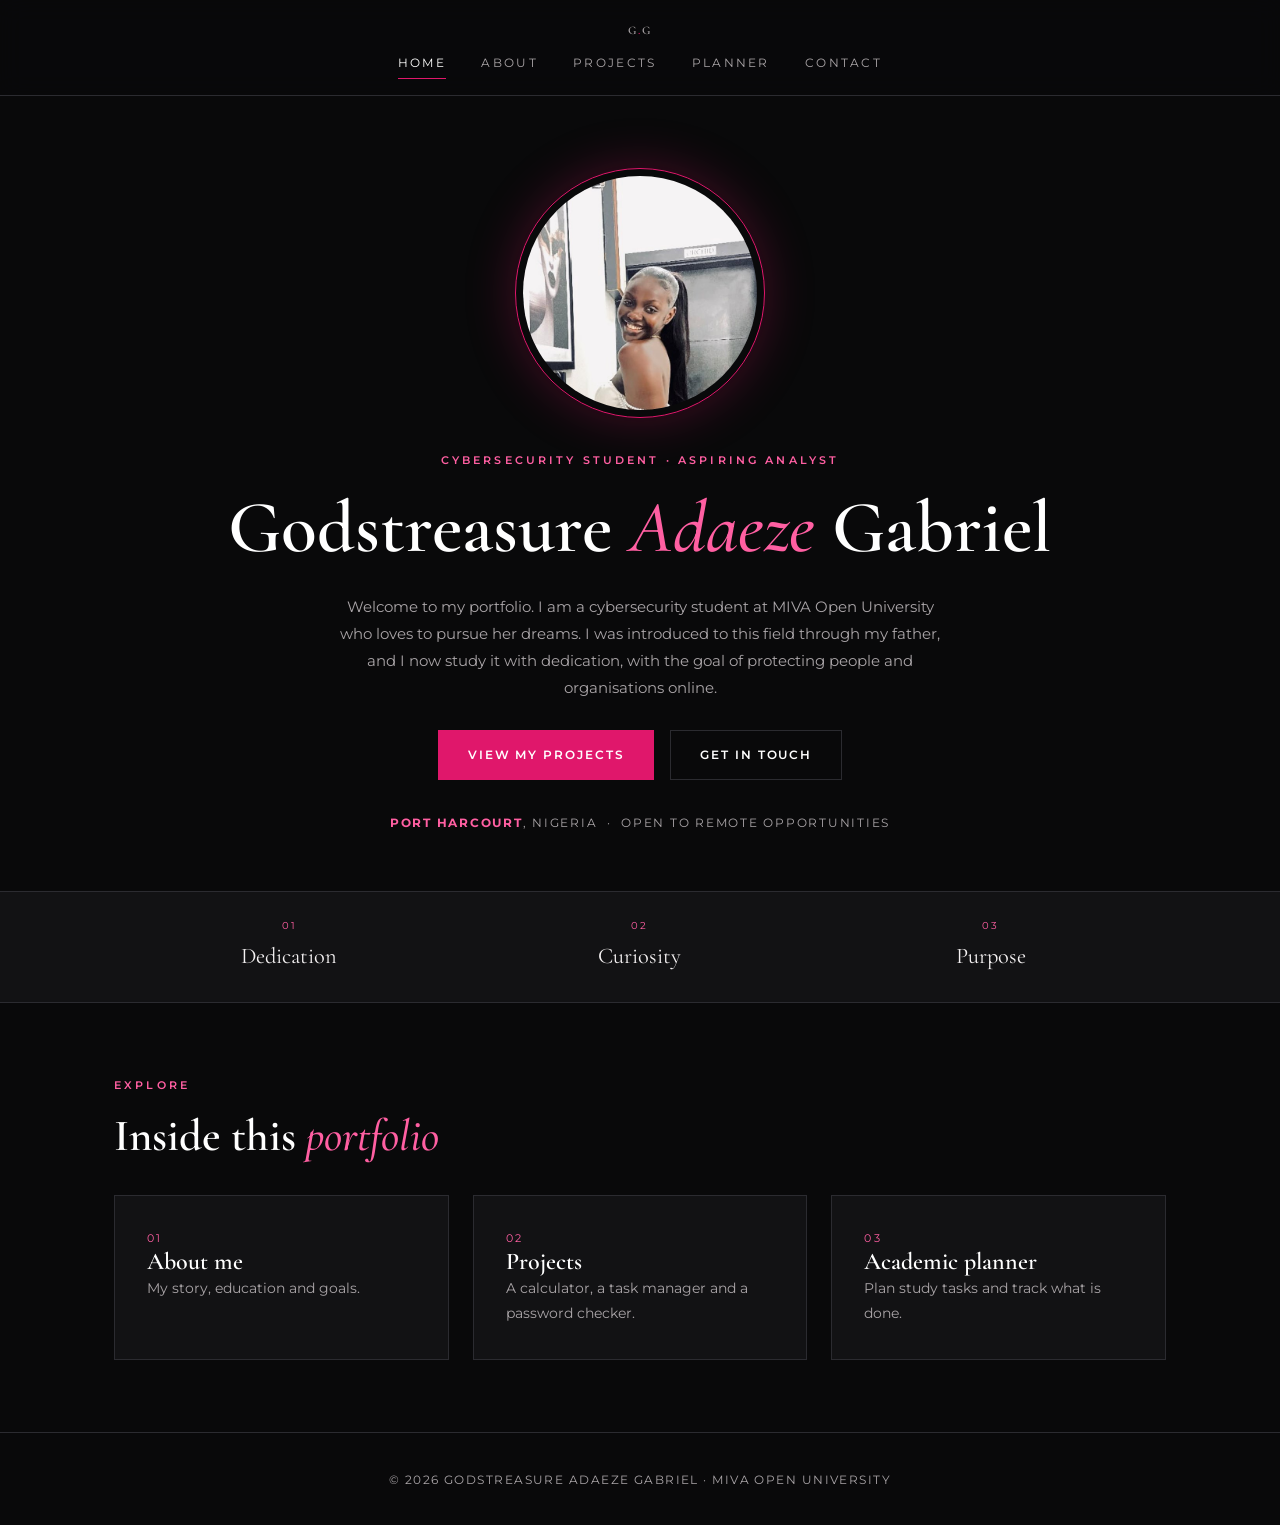
<file: index.html>
<!DOCTYPE html>
<html lang="en">
<head>
<meta charset="UTF-8">
<meta name="viewport" content="width=device-width, initial-scale=1">
<title>Home | Godstreasure Gabriel</title>
<meta name="description" content="Portfolio of Godstreasure Adaeze Gabriel, cybersecurity student.">
<link rel="preconnect" href="https://fonts.googleapis.com">
<link rel="preconnect" href="https://fonts.gstatic.com" crossorigin>
<link href="https://fonts.googleapis.com/css2?family=Cormorant+Garamond:wght@500;600;700&family=Montserrat:wght@400;500;600&display=swap" rel="stylesheet">
<link rel="stylesheet" href="style.css">
</head>
<body>
<div class="glow" id="glow" aria-hidden="true"></div>
<header class="site-header">
<nav class="masthead nav" aria-label="Main navigation">
<a class="brand" href="index.html">G<span>.</span>G</a>
<button class="menu-btn" id="menuBtn" aria-label="Toggle menu" aria-expanded="false" aria-controls="menu">&#9776;</button>
<ul id="menu"><li><a href="index.html" aria-current="page">Home</a></li><li><a href="about.html">About</a></li><li><a href="projects.html">Projects</a></li><li><a href="planner.html">Planner</a></li><li><a href="contact.html">Contact</a></li></ul>
</nav>
</header>
<main>

<section class="hero">
<div class="wrap">
<div class="photo"><img src="image.jpeg" alt="Portrait of Godstreasure Adaeze Gabriel" width="600" height="600"></div>
<p class="eyebrow">Cybersecurity student &middot; Aspiring analyst</p>
<h1>Godstreasure <em>Adaeze</em> Gabriel</h1>
<p class="intro">Welcome to my portfolio. I am a cybersecurity student at MIVA Open University who loves to pursue her dreams. I was introduced to this field through my father, and I now study it with dedication, with the goal of protecting people and organisations online.</p>
<div class="btns"><a class="btn" href="projects.html">View my projects</a><a class="btn ghost" href="contact.html">Get in touch</a></div>
<p class="meta"><b>Port Harcourt</b>, Nigeria &nbsp;&middot;&nbsp; Open to remote opportunities</p>
</div>
</section>
<div class="strip"><div class="wrap">
<div><small>01</small>Dedication</div><div><small>02</small>Curiosity</div><div><small>03</small>Purpose</div>
</div></div>
<section>
<div class="wrap">
<p class="eyebrow">Explore</p><h2>Inside this <em>portfolio</em></h2>
<div class="grid" style="margin-top:2rem">
<a class="card" href="about.html"><p class="num">01</p><h3>About me</h3><p>My story, education and goals.</p></a>
<a class="card" href="projects.html"><p class="num">02</p><h3>Projects</h3><p>A calculator, a task manager and a password checker.</p></a>
<a class="card" href="planner.html"><p class="num">03</p><h3>Academic planner</h3><p>Plan study tasks and track what is done.</p></a>
</div>
</div>
</section>
</main>
<footer class="site-footer">
<p>&copy; 2026 GODSTREASURE ADAEZE GABRIEL &middot; MIVA OPEN UNIVERSITY</p>
</footer>
<script src="main.js"></script>

</body>
</html>
</file>
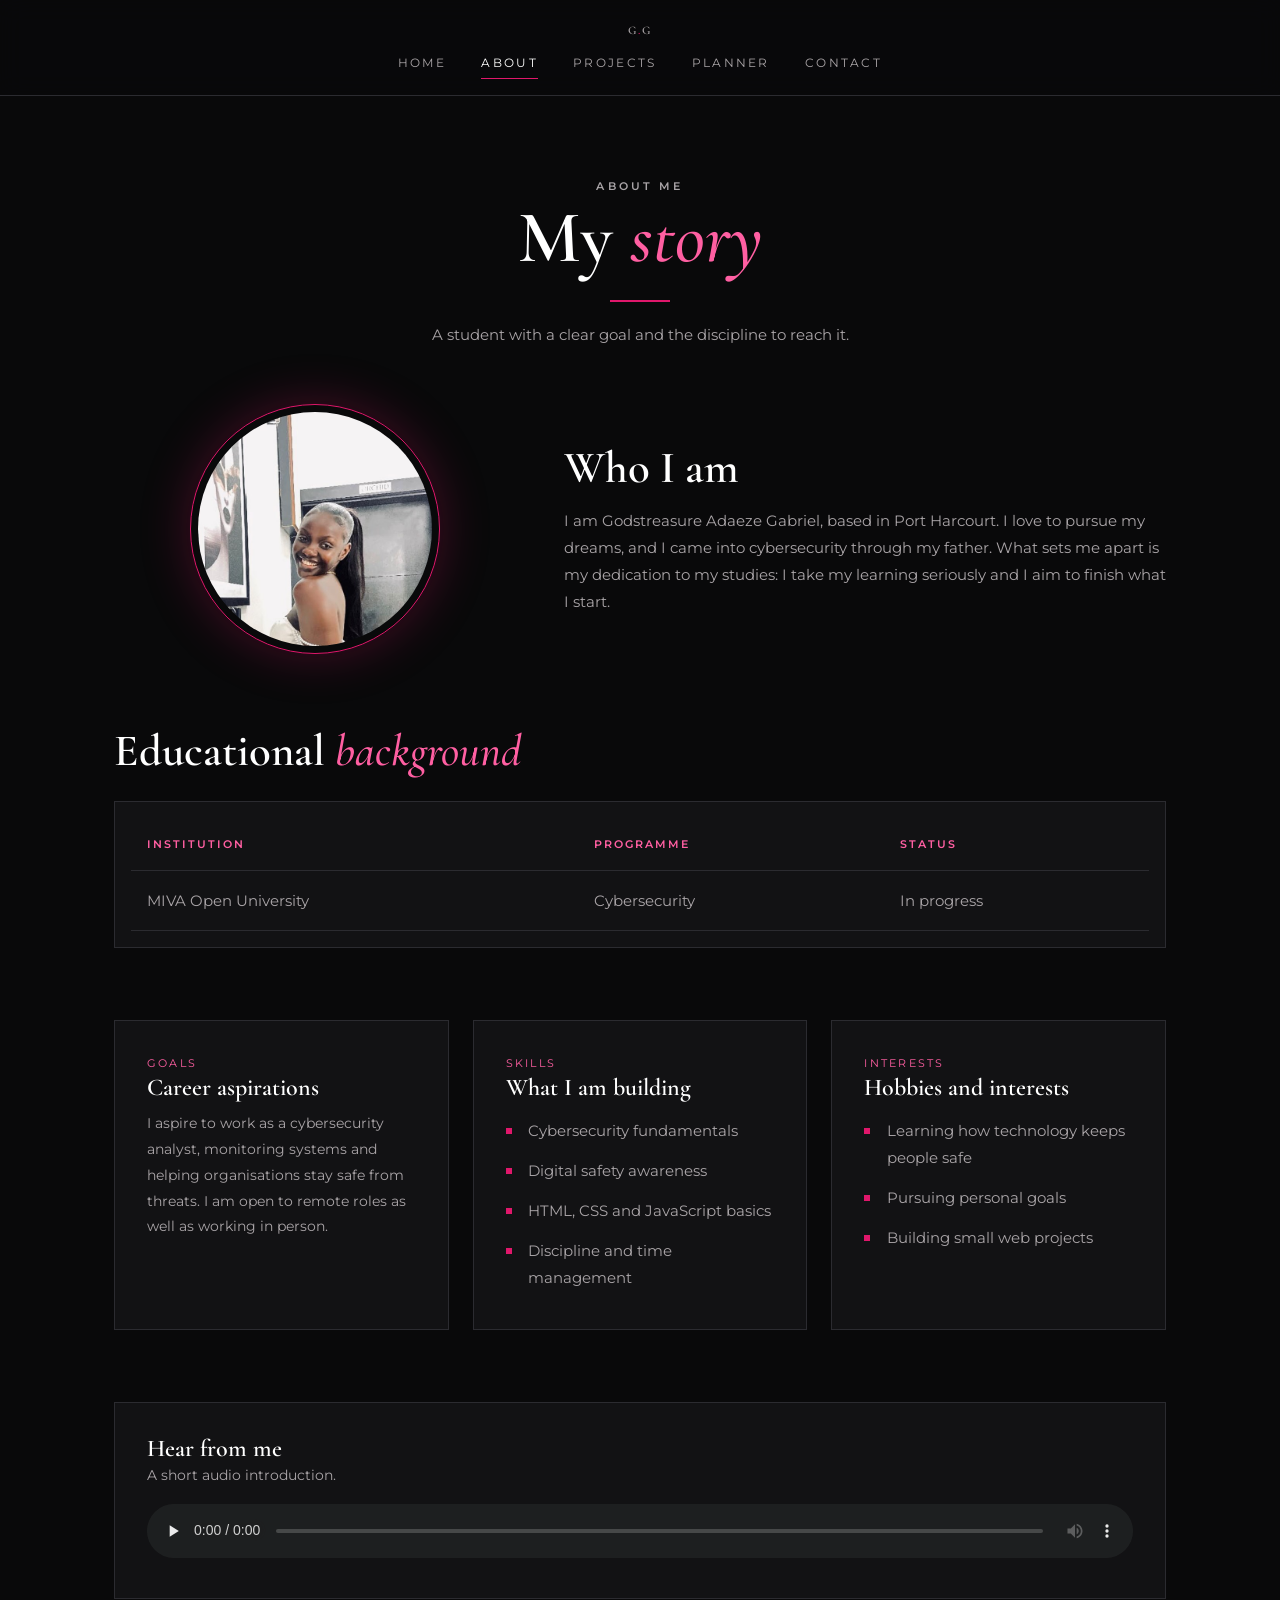
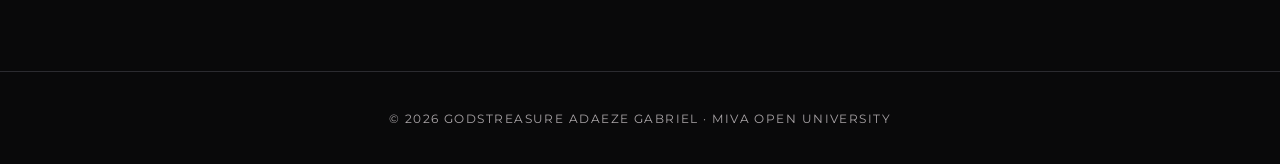
<file: about.html>
<!DOCTYPE html>
<html lang="en">
<head>
<meta charset="UTF-8">
<meta name="viewport" content="width=device-width, initial-scale=1">
<title>About Me | Godstreasure Gabriel</title>
<meta name="description" content="Education, skills and career goals of Godstreasure Gabriel.">
<link rel="preconnect" href="https://fonts.googleapis.com">
<link rel="preconnect" href="https://fonts.gstatic.com" crossorigin>
<link href="https://fonts.googleapis.com/css2?family=Cormorant+Garamond:wght@500;600;700&family=Montserrat:wght@400;500;600&display=swap" rel="stylesheet">
<link rel="stylesheet" href="style.css">
</head>
<body>
<div class="glow" id="glow" aria-hidden="true"></div>
<header class="site-header">
<nav class="masthead nav" aria-label="Main navigation">
<a class="brand" href="index.html">G<span>.</span>G</a>
<button class="menu-btn" id="menuBtn" aria-label="Toggle menu" aria-expanded="false" aria-controls="menu">&#9776;</button>
<ul id="menu"><li><a href="index.html">Home</a></li><li><a href="about.html" aria-current="page">About</a></li><li><a href="projects.html">Projects</a></li><li><a href="planner.html">Planner</a></li><li><a href="contact.html">Contact</a></li></ul>
</nav>
</header>
<main>

<div class="wrap page-title"><p class="eyebrow">About me</p><h1>My <em>story</em></h1><div class="rule"></div><p>A student with a clear goal and the discipline to reach it.</p></div>
<section>
<div class="wrap two">
<div class="photo"><img src="image.jpeg" alt="Godstreasure Adaeze Gabriel smiling" width="600" height="600"></div>
<div>
<h2>Who I am</h2>
<p class="lead">I am Godstreasure Adaeze Gabriel, based in Port Harcourt. I love to pursue my dreams, and I came into cybersecurity through my father. What sets me apart is my dedication to my studies: I take my learning seriously and I aim to finish what I start.</p>
</div>
</div>
</section>
<section style="padding-top:0">
<div class="wrap">
<h2>Educational <em>background</em></h2>
<div class="card table-scroll" style="margin-top:1.5rem;padding:1rem">
<table>
<caption class="sr" style="position:absolute;left:-9999px">My education</caption>
<thead><tr><th scope="col">Institution</th><th scope="col">Programme</th><th scope="col">Status</th></tr></thead>
<tbody><tr><td>MIVA Open University</td><td>Cybersecurity</td><td>In progress</td></tr></tbody>
</table>
</div>
</div>
</section>
<section style="padding-top:0">
<div class="wrap grid">
<div class="card"><p class="num">GOALS</p><h3>Career aspirations</h3><p style="margin-top:.6rem">I aspire to work as a cybersecurity analyst, monitoring systems and helping organisations stay safe from threats. I am open to remote roles as well as working in person.</p></div>
<div class="card"><p class="num">SKILLS</p><h3>What I am building</h3><ul class="clean" style="margin-top:.6rem"><li>Cybersecurity fundamentals</li><li>Digital safety awareness</li><li>HTML, CSS and JavaScript basics</li><li>Discipline and time management</li></ul></div>
<div class="card"><p class="num">INTERESTS</p><h3>Hobbies and interests</h3><ul class="clean" style="margin-top:.6rem"><li>Learning how technology keeps people safe</li><li>Pursuing personal goals</li><li>Building small web projects</li></ul></div>
</div>
</section>
<section style="padding-top:0">
<div class="wrap"><div class="card"><h3>Hear from me</h3><p>A short audio introduction.</p>
<audio controls preload="none"><source src="intro.mp3" type="audio/mpeg">Your browser does not support the audio element.</audio></div></div>
</section>
</main>
<footer class="site-footer">
<p>&copy; 2026 GODSTREASURE ADAEZE GABRIEL &middot; MIVA OPEN UNIVERSITY</p>
</footer>
<script src="main.js"></script>

</body>
</html>
</file>
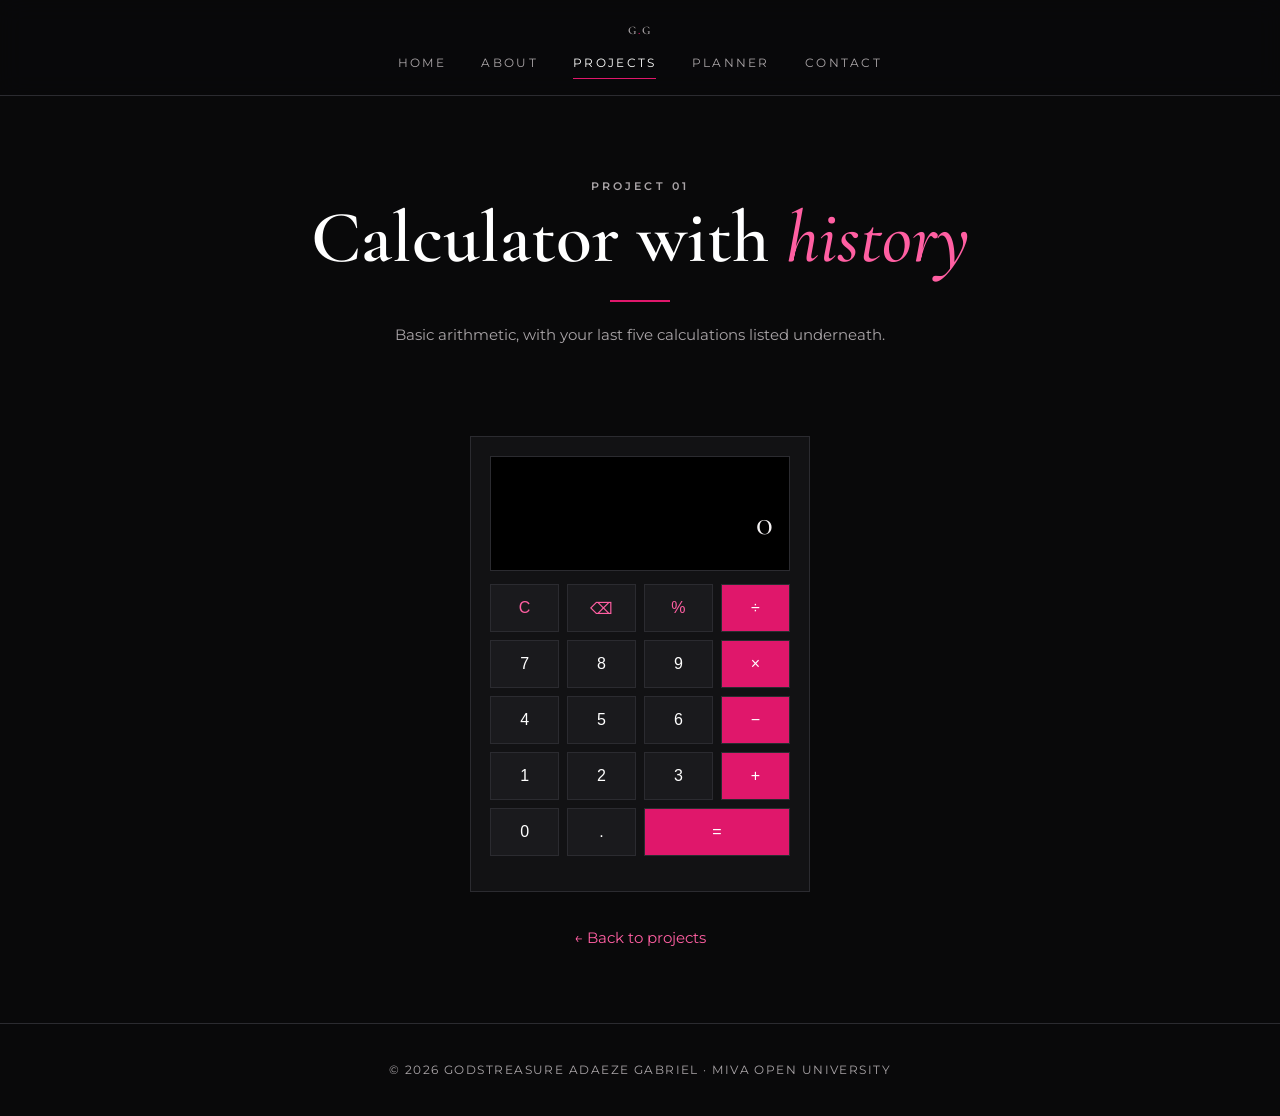
<file: calculator.html>
<!DOCTYPE html>
<html lang="en">
<head>
<meta charset="UTF-8">
<meta name="viewport" content="width=device-width, initial-scale=1">
<title>Calculator | Godstreasure Gabriel</title>
<meta name="description" content="Calculator with history.">
<link rel="preconnect" href="https://fonts.googleapis.com">
<link rel="preconnect" href="https://fonts.gstatic.com" crossorigin>
<link href="https://fonts.googleapis.com/css2?family=Cormorant+Garamond:wght@500;600;700&family=Montserrat:wght@400;500;600&display=swap" rel="stylesheet">
<link rel="stylesheet" href="style.css">
</head>
<body>
<div class="glow" id="glow" aria-hidden="true"></div>
<header class="site-header">
<nav class="masthead nav" aria-label="Main navigation">
<a class="brand" href="index.html">G<span>.</span>G</a>
<button class="menu-btn" id="menuBtn" aria-label="Toggle menu" aria-expanded="false" aria-controls="menu">&#9776;</button>
<ul id="menu"><li><a href="index.html">Home</a></li><li><a href="about.html">About</a></li><li><a href="projects.html" aria-current="page">Projects</a></li><li><a href="planner.html">Planner</a></li><li><a href="contact.html">Contact</a></li></ul>
</nav>
</header>
<main>

<div class="wrap page-title"><p class="eyebrow">Project 01</p><h1>Calculator with <em>history</em></h1><div class="rule"></div><p>Basic arithmetic, with your last five calculations listed underneath.</p></div>
<section>
<div class="wrap">
<div class="calc">
<div class="calc-screen"><small id="expr"></small><output id="display" aria-live="polite">0</output></div>
<div class="keys">
<button data-k="C" class="util">C</button><button data-k="DEL" class="util">&#9003;</button><button data-k="%" class="util">%</button><button data-k="÷" class="op">&divide;</button>
<button data-k="7">7</button><button data-k="8">8</button><button data-k="9">9</button><button data-k="×" class="op">&times;</button>
<button data-k="4">4</button><button data-k="5">5</button><button data-k="6">6</button><button data-k="−" class="op">&minus;</button>
<button data-k="1">1</button><button data-k="2">2</button><button data-k="3">3</button><button data-k="+" class="op">+</button>
<button data-k="0">0</button><button data-k=".">.</button><button data-k="=" class="op" style="grid-column:span 2">=</button>
</div>
<ul id="history" aria-label="Calculation history"></ul>
</div>
<p style="text-align:center"><a href="projects.html">&larr; Back to projects</a></p>
</div>
</section>
</main>
<footer class="site-footer">
<p>&copy; 2026 GODSTREASURE ADAEZE GABRIEL &middot; MIVA OPEN UNIVERSITY</p>
</footer>
<script src="main.js"></script>
<script src="calculator.js"></script>
</body>
</html>
</file>
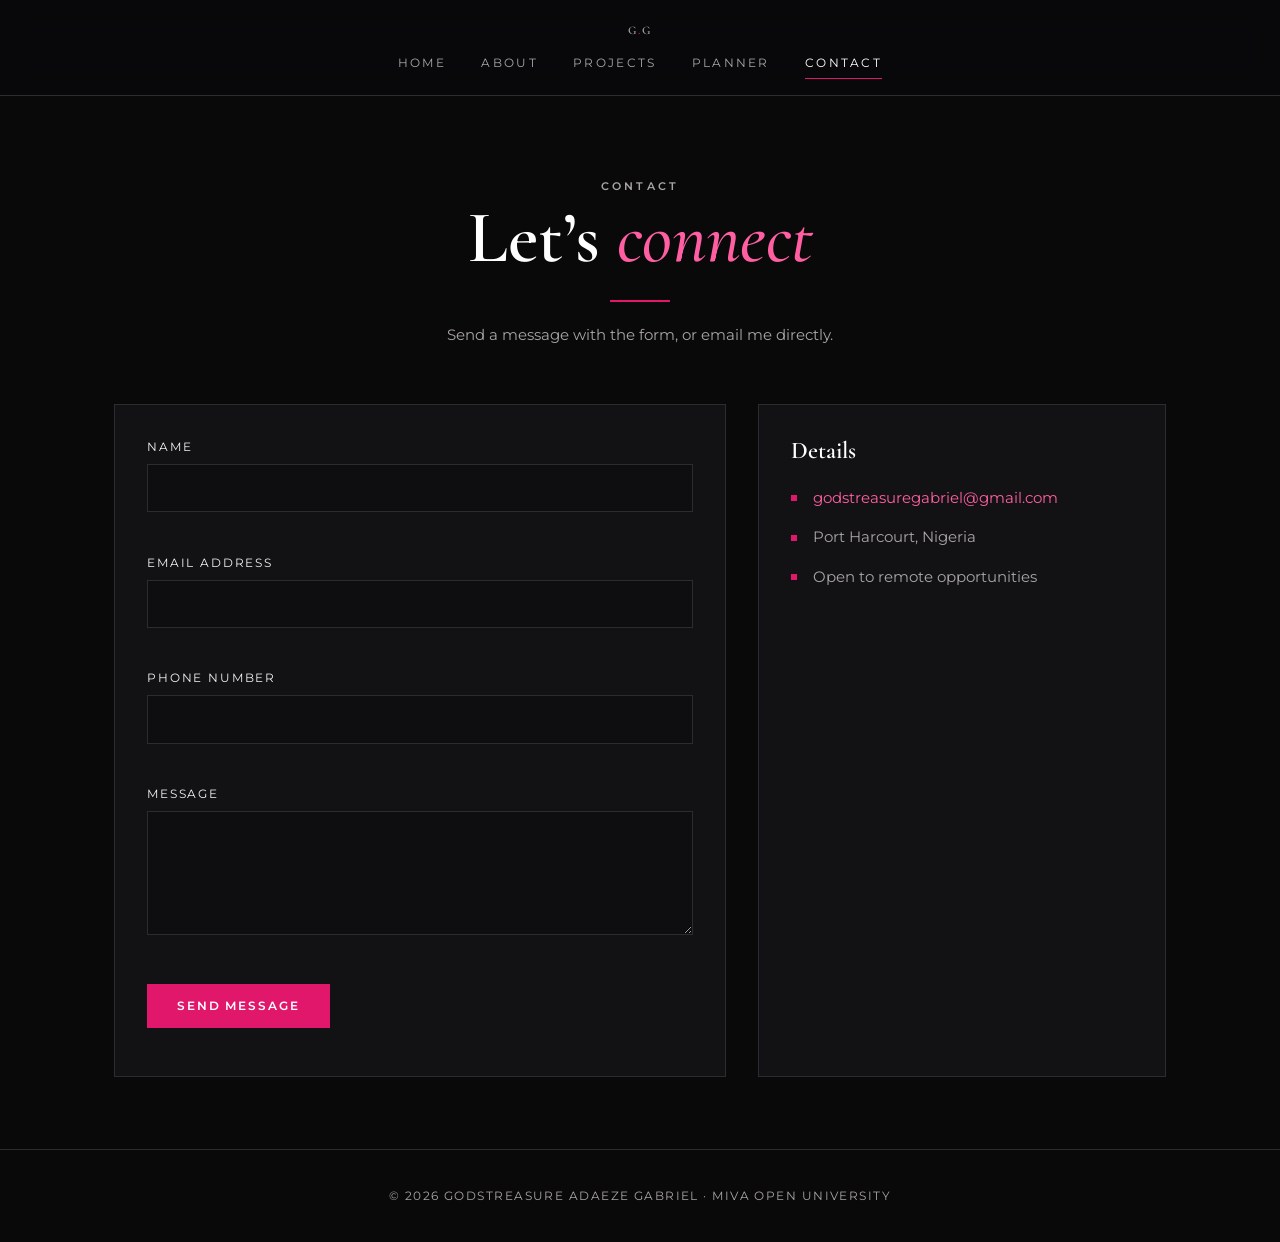
<file: contact.html>
<!DOCTYPE html>
<html lang="en">
<head>
<meta charset="UTF-8">
<meta name="viewport" content="width=device-width, initial-scale=1">
<title>Contact | Godstreasure Gabriel</title>
<meta name="description" content="Contact Godstreasure Gabriel.">
<link rel="preconnect" href="https://fonts.googleapis.com">
<link rel="preconnect" href="https://fonts.gstatic.com" crossorigin>
<link href="https://fonts.googleapis.com/css2?family=Cormorant+Garamond:wght@500;600;700&family=Montserrat:wght@400;500;600&display=swap" rel="stylesheet">
<link rel="stylesheet" href="style.css">
</head>
<body>
<div class="glow" id="glow" aria-hidden="true"></div>
<header class="site-header">
<nav class="masthead nav" aria-label="Main navigation">
<a class="brand" href="index.html">G<span>.</span>G</a>
<button class="menu-btn" id="menuBtn" aria-label="Toggle menu" aria-expanded="false" aria-controls="menu">&#9776;</button>
<ul id="menu"><li><a href="index.html">Home</a></li><li><a href="about.html">About</a></li><li><a href="projects.html">Projects</a></li><li><a href="planner.html">Planner</a></li><li><a href="contact.html" aria-current="page">Contact</a></li></ul>
</nav>
</header>
<main>

<div class="wrap page-title"><p class="eyebrow">Contact</p><h1>Let&rsquo;s <em>connect</em></h1><div class="rule"></div><p>Send a message with the form, or email me directly.</p></div>
<section>
<div class="wrap contact">
<form class="card" id="contactForm" novalidate>
<div class="field"><label for="name">Name</label><input type="text" id="name" name="name" autocomplete="name"><p class="error" id="nameError"></p></div>
<div class="field"><label for="email">Email address</label><input type="text" id="email" name="email" autocomplete="email"><p class="error" id="emailError"></p></div>
<div class="field"><label for="phone">Phone number</label><input type="text" id="phone" name="phone" inputmode="numeric" autocomplete="tel"><p class="error" id="phoneError"></p></div>
<div class="field"><label for="message">Message</label><textarea id="message" name="message" rows="5"></textarea><p class="error" id="messageError"></p></div>
<button class="btn" type="submit">Send message</button>
<p id="formStatus" role="status"></p>
</form>
<aside class="card">
<h3>Details</h3>
<ul class="clean" style="margin-top:.8rem"><li><a href="mailto:godstreasuregabriel@gmail.com">godstreasuregabriel@gmail.com</a></li><li>Port Harcourt, Nigeria</li><li>Open to remote opportunities</li></ul>
</aside>
</div>
</section>
</main>
<footer class="site-footer">
<p>&copy; 2026 GODSTREASURE ADAEZE GABRIEL &middot; MIVA OPEN UNIVERSITY</p>
</footer>
<script src="main.js"></script>
<script src="contact.js"></script>
</body>
</html>
</file>
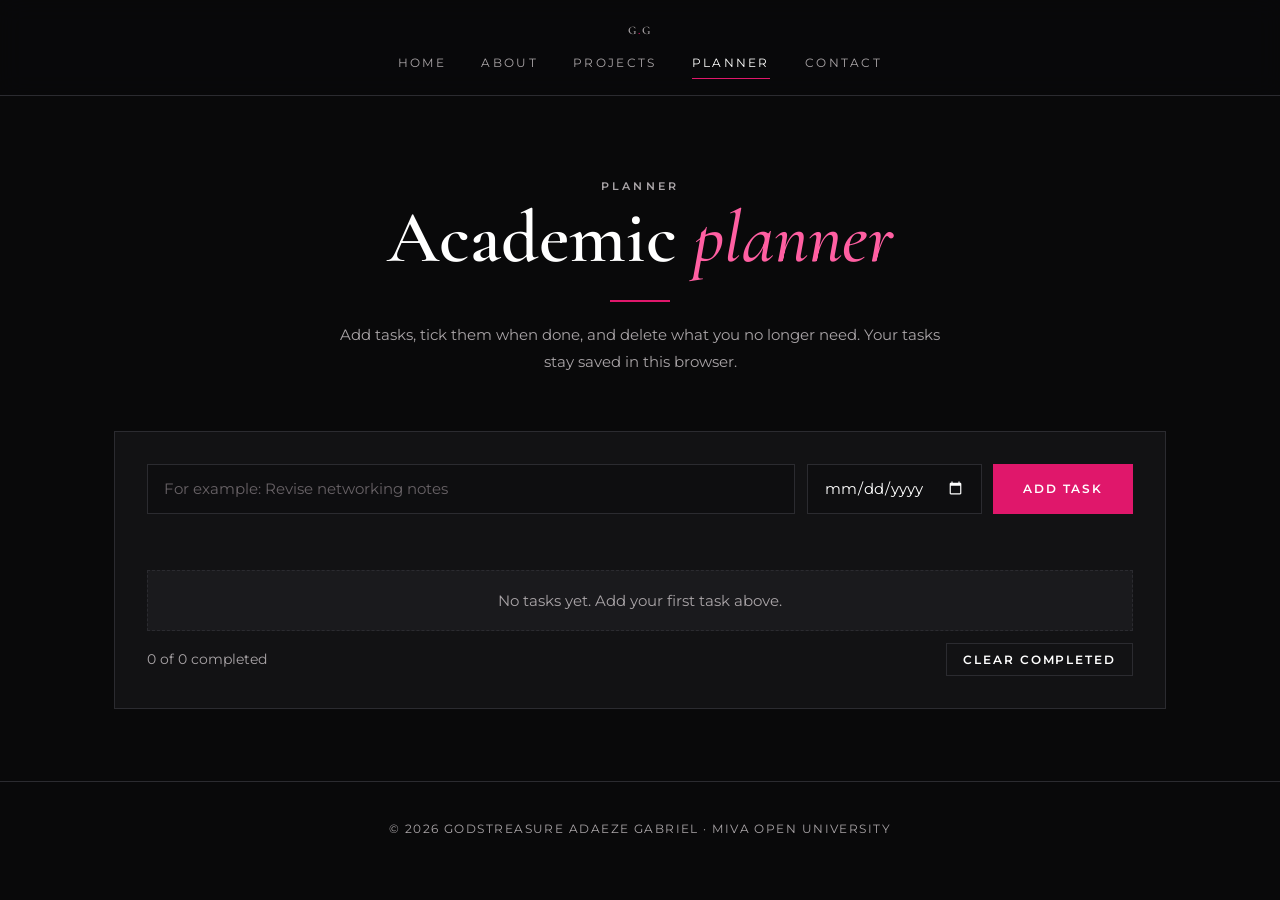
<file: planner.html>
<!DOCTYPE html>
<html lang="en">
<head>
<meta charset="UTF-8">
<meta name="viewport" content="width=device-width, initial-scale=1">
<title>Academic Planner | Godstreasure Gabriel</title>
<meta name="description" content="Plan study tasks and deadlines.">
<link rel="preconnect" href="https://fonts.googleapis.com">
<link rel="preconnect" href="https://fonts.gstatic.com" crossorigin>
<link href="https://fonts.googleapis.com/css2?family=Cormorant+Garamond:wght@500;600;700&family=Montserrat:wght@400;500;600&display=swap" rel="stylesheet">
<link rel="stylesheet" href="style.css">
</head>
<body>
<div class="glow" id="glow" aria-hidden="true"></div>
<header class="site-header">
<nav class="masthead nav" aria-label="Main navigation">
<a class="brand" href="index.html">G<span>.</span>G</a>
<button class="menu-btn" id="menuBtn" aria-label="Toggle menu" aria-expanded="false" aria-controls="menu">&#9776;</button>
<ul id="menu"><li><a href="index.html">Home</a></li><li><a href="about.html">About</a></li><li><a href="projects.html">Projects</a></li><li><a href="planner.html" aria-current="page">Planner</a></li><li><a href="contact.html">Contact</a></li></ul>
</nav>
</header>
<main>

<div class="wrap page-title"><p class="eyebrow">Planner</p><h1>Academic <em>planner</em></h1><div class="rule"></div><p>Add tasks, tick them when done, and delete what you no longer need. Your tasks stay saved in this browser.</p></div>
<section>
<div class="wrap">
<div class="card">
<form id="taskForm" class="add-task" novalidate>
<label for="taskInput" style="position:absolute;left:-9999px">Task</label>
<input type="text" id="taskInput" placeholder="For example: Revise networking notes" maxlength="120">
<label for="taskDate" style="position:absolute;left:-9999px">Due date</label>
<input type="date" id="taskDate">
<button class="btn" type="submit">Add task</button>
</form>
<p class="error" id="taskMsg" role="alert"></p>
<ul id="taskList"></ul>
<div class="stats"><span id="count">0 of 0 completed</span><button class="btn ghost" id="clearDone" type="button" style="padding:.5rem 1rem">Clear completed</button></div>
</div>
</div>
</section>
</main>
<footer class="site-footer">
<p>&copy; 2026 GODSTREASURE ADAEZE GABRIEL &middot; MIVA OPEN UNIVERSITY</p>
</footer>
<script src="main.js"></script>
<script src="planner.js"></script>
</body>
</html>
</file>
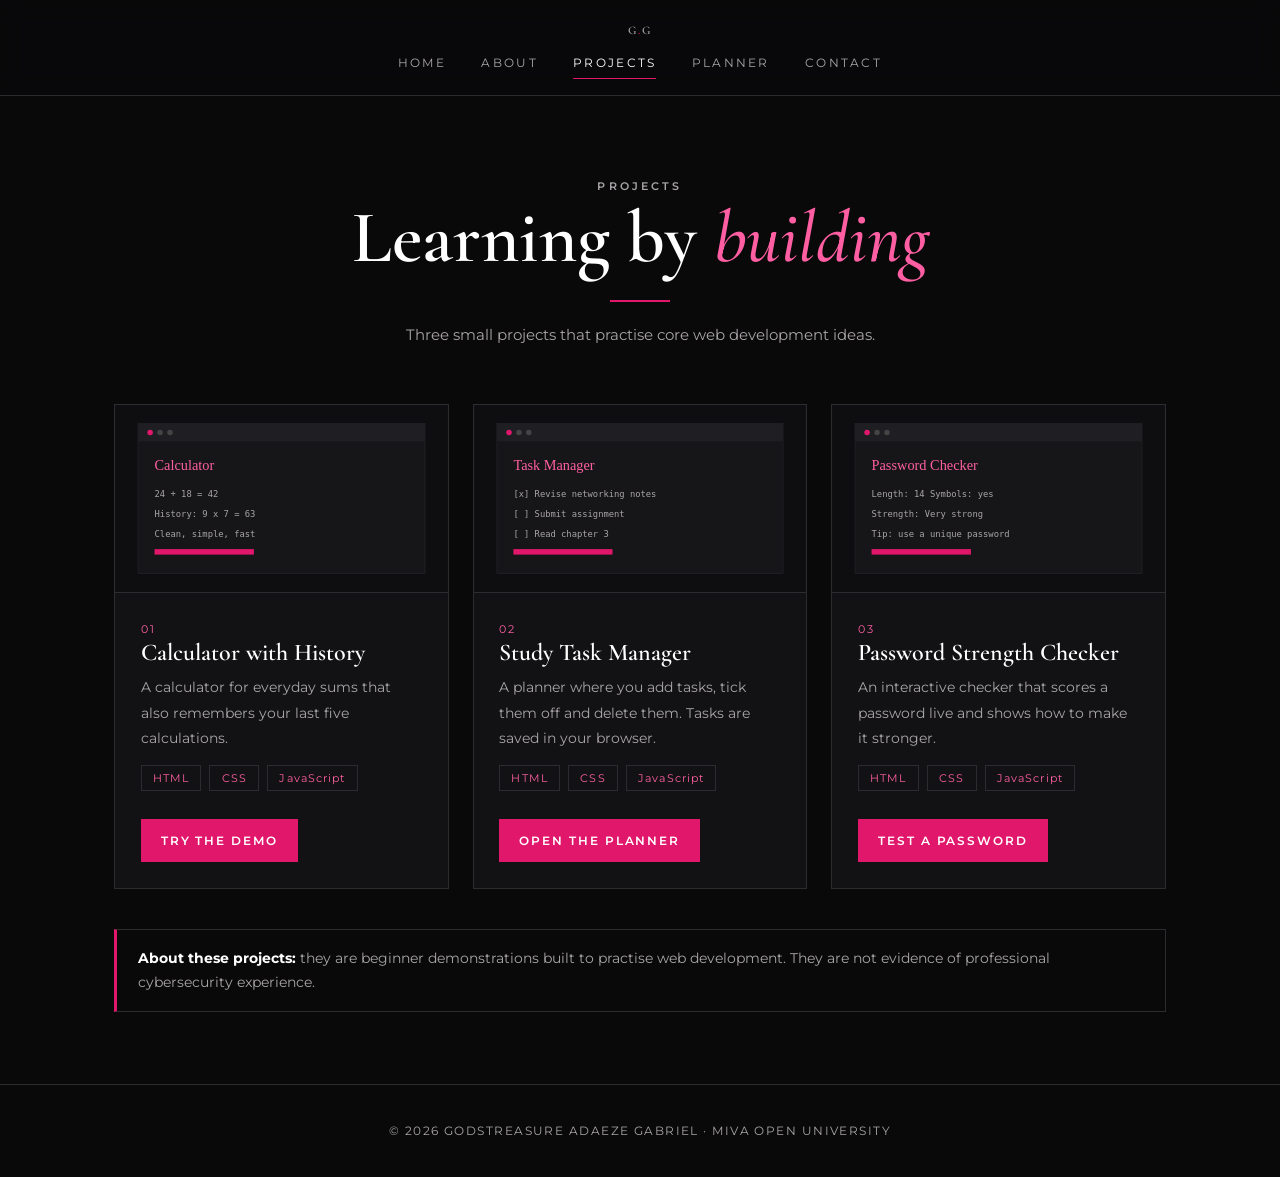
<file: projects.html>
<!DOCTYPE html>
<html lang="en">
<head>
<meta charset="UTF-8">
<meta name="viewport" content="width=device-width, initial-scale=1">
<title>Projects | Godstreasure Gabriel</title>
<meta name="description" content="Selected beginner projects by Godstreasure Gabriel.">
<link rel="preconnect" href="https://fonts.googleapis.com">
<link rel="preconnect" href="https://fonts.gstatic.com" crossorigin>
<link href="https://fonts.googleapis.com/css2?family=Cormorant+Garamond:wght@500;600;700&family=Montserrat:wght@400;500;600&display=swap" rel="stylesheet">
<link rel="stylesheet" href="style.css">
</head>
<body>
<div class="glow" id="glow" aria-hidden="true"></div>
<header class="site-header">
<nav class="masthead nav" aria-label="Main navigation">
<a class="brand" href="index.html">G<span>.</span>G</a>
<button class="menu-btn" id="menuBtn" aria-label="Toggle menu" aria-expanded="false" aria-controls="menu">&#9776;</button>
<ul id="menu"><li><a href="index.html">Home</a></li><li><a href="about.html">About</a></li><li><a href="projects.html" aria-current="page">Projects</a></li><li><a href="planner.html">Planner</a></li><li><a href="contact.html">Contact</a></li></ul>
</nav>
</header>
<main>

<div class="wrap page-title"><p class="eyebrow">Projects</p><h1>Learning by <em>building</em></h1><div class="rule"></div><p>Three small projects that practise core web development ideas.</p></div>
<section>
<div class="wrap">
<div class="grid">
<article class="card project">
<img src="project-calculator.svg" alt="Preview of the calculator project" width="600" height="340">
<div class="body"><p class="num">01</p><h3>Calculator with History</h3><p style="margin-top:.5rem">A calculator for everyday sums that also remembers your last five calculations.</p>
<div class="tags"><span>HTML</span><span>CSS</span><span>JavaScript</span></div>
<div class="btns"><a class="btn" href="calculator.html">Try the demo</a></div></div>
</article><article class="card project">
<img src="project-tasks.svg" alt="Preview of the task manager project" width="600" height="340">
<div class="body"><p class="num">02</p><h3>Study Task Manager</h3><p style="margin-top:.5rem">A planner where you add tasks, tick them off and delete them. Tasks are saved in your browser.</p>
<div class="tags"><span>HTML</span><span>CSS</span><span>JavaScript</span></div>
<div class="btns"><a class="btn" href="planner.html">Open the planner</a></div></div>
</article><article class="card project">
<img src="project-safety.svg" alt="Preview of the password checker project" width="600" height="340">
<div class="body"><p class="num">03</p><h3>Password Strength Checker</h3><p style="margin-top:.5rem">An interactive checker that scores a password live and shows how to make it stronger.</p>
<div class="tags"><span>HTML</span><span>CSS</span><span>JavaScript</span></div>
<div class="btns"><a class="btn" href="safety.html">Test a password</a></div></div>
</article>
</div>
<p class="note"><strong style="color:#fff">About these projects:</strong> they are beginner demonstrations built to practise web development. They are not evidence of professional cybersecurity experience.</p>
</div>
</section>
</main>
<footer class="site-footer">
<p>&copy; 2026 GODSTREASURE ADAEZE GABRIEL &middot; MIVA OPEN UNIVERSITY</p>
</footer>
<script src="main.js"></script>

</body>
</html>
</file>
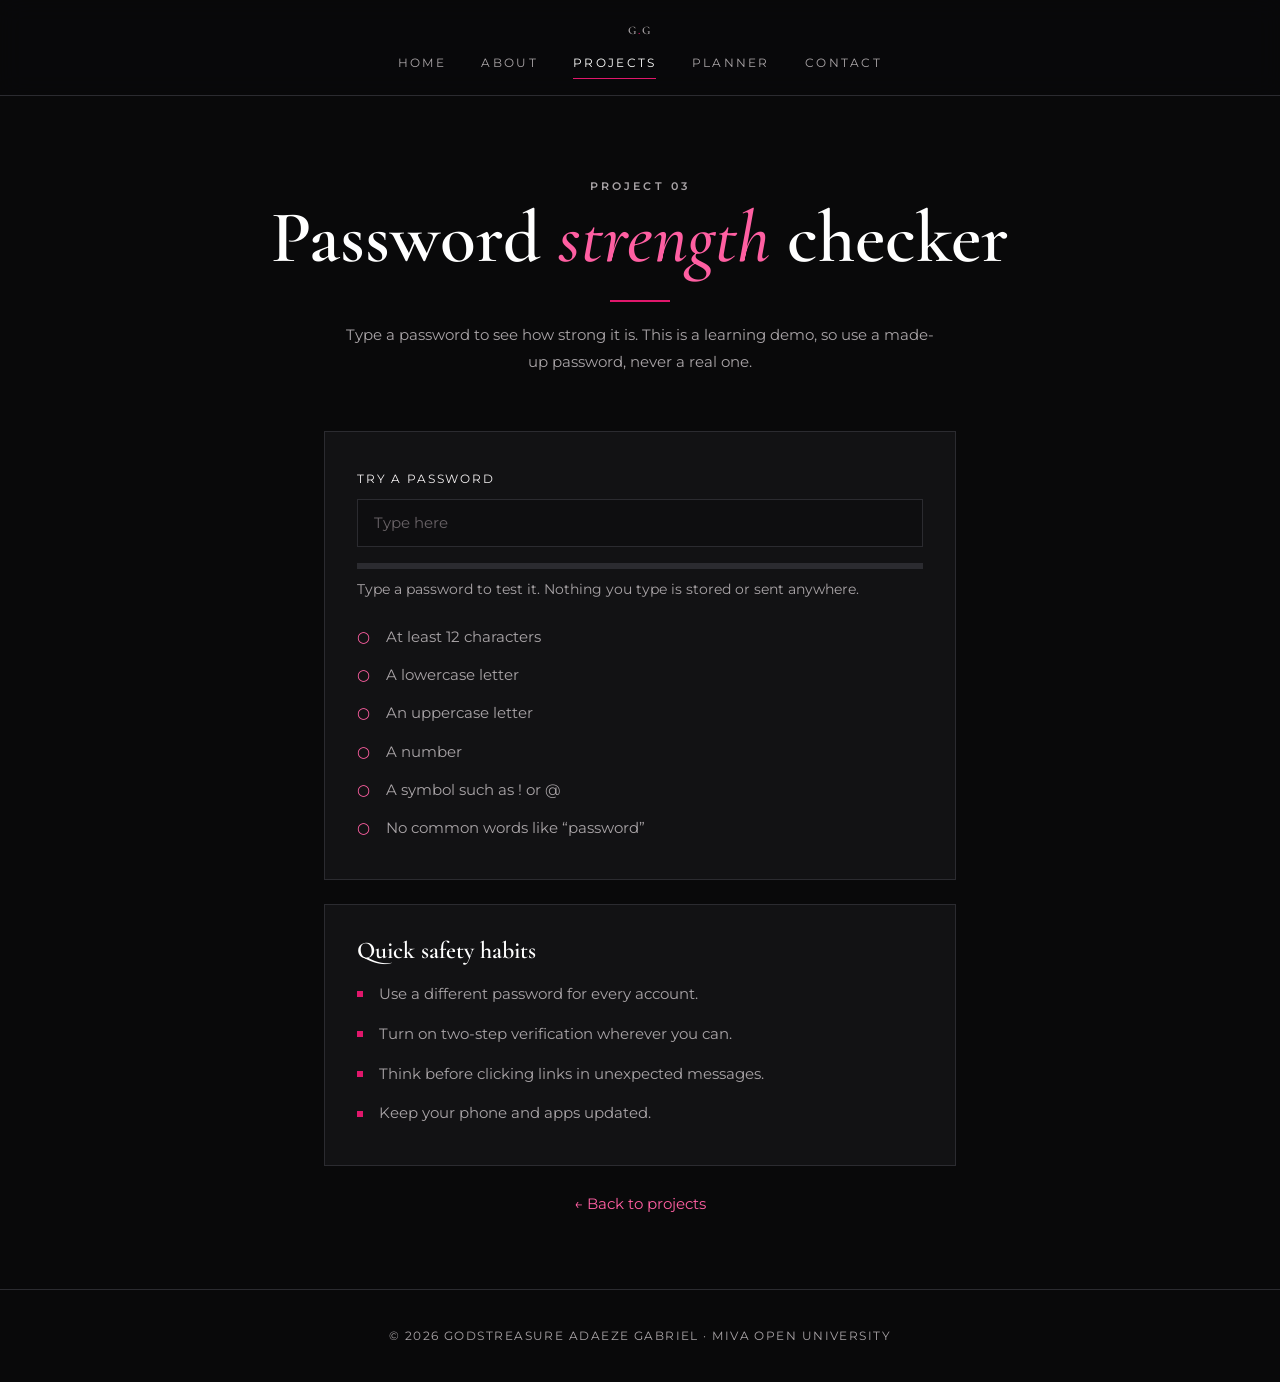
<file: safety.html>
<!DOCTYPE html>
<html lang="en">
<head>
<meta charset="UTF-8">
<meta name="viewport" content="width=device-width, initial-scale=1">
<title>Password Strength Checker | Godstreasure Gabriel</title>
<meta name="description" content="Check how strong a password is.">
<link rel="preconnect" href="https://fonts.googleapis.com">
<link rel="preconnect" href="https://fonts.gstatic.com" crossorigin>
<link href="https://fonts.googleapis.com/css2?family=Cormorant+Garamond:wght@500;600;700&family=Montserrat:wght@400;500;600&display=swap" rel="stylesheet">
<link rel="stylesheet" href="style.css">
</head>
<body>
<div class="glow" id="glow" aria-hidden="true"></div>
<header class="site-header">
<nav class="masthead nav" aria-label="Main navigation">
<a class="brand" href="index.html">G<span>.</span>G</a>
<button class="menu-btn" id="menuBtn" aria-label="Toggle menu" aria-expanded="false" aria-controls="menu">&#9776;</button>
<ul id="menu"><li><a href="index.html">Home</a></li><li><a href="about.html">About</a></li><li><a href="projects.html" aria-current="page">Projects</a></li><li><a href="planner.html">Planner</a></li><li><a href="contact.html">Contact</a></li></ul>
</nav>
</header>
<main>

<div class="wrap page-title"><p class="eyebrow">Project 03</p><h1>Password <em>strength</em> checker</h1><div class="rule"></div><p>Type a password to see how strong it is. This is a learning demo, so use a made-up password, never a real one.</p></div>
<section>
<div class="wrap" style="max-width:680px">
<div class="card">
<label for="pw" style="font-size:.72rem;letter-spacing:.16em;text-transform:uppercase">Try a password</label>
<input type="text" id="pw" autocomplete="off" placeholder="Type here" style="margin-top:.5rem">
<div class="meter"><span id="bar"></span></div>
<p id="strength" style="color:var(--muted);font-size:.85rem">Type a password to test it. Nothing you type is stored or sent anywhere.</p>
<ul class="checks" id="checks">
<li>At least 12 characters</li><li>A lowercase letter</li><li>An uppercase letter</li><li>A number</li><li>A symbol such as ! or @</li><li>No common words like &ldquo;password&rdquo;</li>
</ul>
</div>
<div class="card" style="margin-top:1.5rem"><h3>Quick safety habits</h3>
<ul class="clean" style="margin-top:.6rem"><li>Use a different password for every account.</li><li>Turn on two-step verification wherever you can.</li><li>Think before clicking links in unexpected messages.</li><li>Keep your phone and apps updated.</li></ul></div>
<p style="text-align:center;margin-top:1.5rem"><a href="projects.html">&larr; Back to projects</a></p>
</div>
</section>
</main>
<footer class="site-footer">
<p>&copy; 2026 GODSTREASURE ADAEZE GABRIEL &middot; MIVA OPEN UNIVERSITY</p>
</footer>
<script src="main.js"></script>
<script src="safety.js"></script>
</body>
</html>
</file>
<file: style.css>
:root{--bg:#09090a;--card:#121214;--card2:#1a1a1d;--line:#2b2b30;--pink:#e0176b;--pink-soft:#ff5fa2;--ink:#f4f1f2;--muted:#a9a4a7;--serif:'Cormorant Garamond',Georgia,serif;--sans:'Montserrat',system-ui,sans-serif}
*{box-sizing:border-box;margin:0;padding:0}
html{scroll-behavior:smooth;scroll-padding-top:90px}
body{background:var(--bg);color:var(--ink);font-family:var(--sans);font-size:15px;line-height:1.8;overflow-x:hidden;position:relative}
h1,h2,h3{font-family:var(--serif);font-weight:600;line-height:1.15;color:#fff}
h1{font-size:clamp(2.6rem,7vw,4.6rem)}h2{font-size:clamp(1.9rem,4vw,2.8rem);margin-bottom:.8rem}h3{font-size:1.5rem}
h1 em,h2 em{color:var(--pink-soft);font-weight:500}
a{color:var(--pink-soft);text-decoration:none}a:hover{color:#fff}
img{max-width:100%;display:block}
:focus-visible{outline:2px solid var(--pink-soft);outline-offset:3px}
.glow{position:fixed;top:0;left:0;width:440px;height:440px;margin:-220px 0 0 -220px;border-radius:50%;pointer-events:none;z-index:0;background:radial-gradient(circle,rgba(224,23,107,.34) 0%,rgba(224,23,107,.14) 38%,transparent 70%);opacity:0;transition:opacity .4s;will-change:transform}
.glow.on{opacity:1}
header,main,footer{position:relative;z-index:1}
.site-header{position:sticky;top:0;z-index:20;background:rgba(9,9,10,.9);backdrop-filter:blur(12px);border-bottom:1px solid var(--line)}
.masthead{max-width:1100px;margin:auto;padding:1rem 1.5rem;text-align:center}
.brand{display:inline-block;font-family:var(--serif);font-size:1.7rem;font-weight:600;letter-spacing:.18em;color:#fff}
.brand span{color:var(--pink)}
.nav ul{list-style:none;display:flex;justify-content:center;gap:2.2rem;margin-top:.2rem}
.nav a{display:block;padding:.25rem 0;font-size:.72rem;letter-spacing:.2em;text-transform:uppercase;color:var(--muted);border-bottom:1px solid transparent;transition:color .25s,border-color .25s}
.nav a:hover{color:#fff}.nav a[aria-current="page"]{color:#fff;border-color:var(--pink)}
.menu-btn{display:none;position:absolute;right:1.2rem;top:1rem;background:none;border:1px solid var(--line);color:#fff;font-size:1.3rem;padding:.2rem .7rem;cursor:pointer}
.wrap{max-width:1100px;margin:auto;padding:0 1.5rem}
section{padding:4.5rem 0}
.eyebrow{font-size:.7rem;letter-spacing:.28em;text-transform:uppercase;color:var(--pink-soft);font-weight:600;margin-bottom:1rem}
.hero{text-align:center;padding:4.5rem 0 3.5rem}
.photo{width:250px;height:250px;margin:0 auto 2rem;border-radius:50%;padding:7px;border:1px solid var(--pink);box-shadow:0 0 50px rgba(224,23,107,.28)}
.photo img{width:100%;height:100%;object-fit:cover;border-radius:50%}
.hero p.intro{max-width:620px;margin:1.4rem auto;color:var(--muted)}
.meta{color:var(--muted);font-size:.78rem;letter-spacing:.14em;text-transform:uppercase;margin-top:2rem}
.meta b{color:var(--pink-soft)}
.btn{display:inline-block;padding:.85rem 1.8rem;border:1px solid var(--pink);background:var(--pink);color:#fff;font-family:var(--sans);font-size:.75rem;font-weight:600;letter-spacing:.16em;text-transform:uppercase;cursor:pointer;transition:background .25s,transform .25s,color .25s}
.btn:hover{background:#fff;border-color:#fff;color:#000;transform:translateY(-2px)}
.btn.ghost{background:transparent;color:#fff;border-color:var(--line)}.btn.ghost:hover{border-color:var(--pink);background:transparent;color:var(--pink-soft)}
.btns{display:flex;gap:1rem;justify-content:center;flex-wrap:wrap;margin-top:1.8rem}
.strip{border-block:1px solid var(--line);background:var(--card)}
.strip .wrap{display:grid;grid-template-columns:repeat(3,1fr);text-align:center;padding-block:1.6rem}
.strip div{font-family:var(--serif);font-size:1.4rem}.strip small{display:block;font-family:var(--sans);font-size:.65rem;letter-spacing:.2em;color:var(--pink-soft);text-transform:uppercase}
.grid{display:grid;grid-template-columns:repeat(auto-fit,minmax(260px,1fr));gap:1.5rem}
.card{background:var(--card);border:1px solid var(--line);padding:2rem;transition:border-color .3s,transform .3s}
a.card{display:block;color:var(--ink)}.card:hover{border-color:var(--pink);transform:translateY(-4px)}
.card p{color:var(--muted);font-size:.9rem}
.card .num{font-size:.7rem;letter-spacing:.2em;color:var(--pink-soft)}
.page-title{text-align:center;padding:4rem 0 1rem}.page-title p{color:var(--muted);max-width:60ch;margin:1rem auto 0}
.page-title+section{padding-top:2.5rem}
.rule{width:60px;height:2px;background:var(--pink);margin:1.2rem auto}
.lead{color:var(--muted);max-width:62ch}
ul.clean{list-style:none}ul.clean li{padding:.4rem 0 .4rem 1.4rem;position:relative;color:var(--muted)}
ul.clean li::before{content:"";position:absolute;left:0;top:1.1rem;width:6px;height:6px;background:var(--pink)}
.two{display:grid;grid-template-columns:.8fr 1.2fr;gap:3rem;align-items:center}
.two .photo{margin:0 auto}
.table-scroll{overflow-x:auto}
table{width:100%;border-collapse:collapse;min-width:480px}
th,td{text-align:left;padding:1rem;border-bottom:1px solid var(--line)}
th{font-size:.7rem;letter-spacing:.18em;text-transform:uppercase;color:var(--pink-soft);font-weight:600}
td{color:var(--muted)}
.tags{display:flex;flex-wrap:wrap;gap:.5rem;margin:.8rem 0}
.tags span{border:1px solid var(--line);color:var(--pink-soft);padding:.1rem .7rem;font-size:.7rem;letter-spacing:.1em}
.project{padding:0;overflow:hidden;display:flex;flex-direction:column}
.project .body{padding:1.6rem;display:flex;flex-direction:column;flex:1}
.project .btns{justify-content:flex-start;margin-top:auto;padding-top:1rem}
.project .btn{padding:.6rem 1.2rem}
.note{border:1px solid var(--line);border-left:3px solid var(--pink);padding:1rem 1.3rem;color:var(--muted);font-size:.85rem;margin-top:2.5rem}
audio{width:100%;margin-top:1rem;filter:invert(.92) hue-rotate(180deg)}
input,textarea{font-family:inherit;font-size:.95rem;padding:.85rem 1rem;border:1px solid var(--line);background:#0e0e10;color:#fff;width:100%;color-scheme:dark}
input:focus,textarea:focus{border-color:var(--pink);outline:none;box-shadow:0 0 0 3px rgba(224,23,107,.2)}
::placeholder{color:#686266}
.add-task{display:grid;grid-template-columns:1fr auto auto;gap:.7rem}
#taskList{list-style:none;margin-top:1.4rem}
#taskList li{display:flex;align-items:center;gap:1rem;padding:1rem;border:1px solid var(--line);background:var(--card2);margin-bottom:.7rem;animation:pop .3s ease}
#taskList li.done .label{text-decoration:line-through;color:#6b6569}
#taskList input[type=checkbox]{width:20px;height:20px;accent-color:var(--pink);flex:none}
.label{flex:1;word-break:break-word}.label small{display:block;color:var(--muted)}
.del{background:none;border:none;color:var(--pink-soft);cursor:pointer;font-family:inherit;font-weight:600;padding:.3rem .6rem}.del:hover{color:#fff}
.stats{display:flex;justify-content:space-between;align-items:center;flex-wrap:wrap;gap:.6rem;color:var(--muted);margin-top:.8rem;font-size:.9rem}
#taskList li.empty{display:block;text-align:center;color:var(--muted);border-style:dashed}
@keyframes pop{from{opacity:0;transform:scale(.97)}to{opacity:1;transform:none}}
.contact{display:grid;grid-template-columns:1.2fr .8fr;gap:2rem}
.field{margin-bottom:1.2rem}.field label{display:block;font-size:.72rem;letter-spacing:.16em;text-transform:uppercase;margin-bottom:.4rem}
.error{color:#ff7a8c;font-size:.82rem;min-height:1.2em;margin-top:.25rem}
.field.invalid input,.field.invalid textarea{border-color:#ff7a8c}
#formStatus,#taskMsg{margin-top:1rem;font-weight:600}
.calc{max-width:340px;margin:2rem auto;padding:1.2rem;background:var(--card);border:1px solid var(--line)}
.calc-screen{background:#000;border:1px solid var(--line);padding:1rem;text-align:right;min-height:84px}
.calc-screen small{display:block;color:var(--muted);min-height:1.4em;font-size:.8rem}.calc-screen output{font-family:var(--serif);font-size:2.2rem;overflow-wrap:anywhere}
.keys{display:grid;grid-template-columns:repeat(4,1fr);gap:.5rem;margin-top:.8rem}
.keys button{min-height:48px;border:1px solid var(--line);background:var(--card2);color:#fff;font-size:1rem;cursor:pointer;transition:background .2s}
.keys button:hover{background:#2a2a2e}.keys .op{background:var(--pink)}.keys .op:hover{background:var(--pink-soft)}.keys .util{color:var(--pink-soft)}
#history{list-style:none;margin-top:1rem;color:var(--muted);font-size:.85rem}#history li{padding:.3rem 0;border-bottom:1px solid var(--line)}
.meter{height:6px;background:var(--line);margin:1rem 0 .5rem}.meter span{display:block;height:100%;width:0;background:var(--pink);transition:width .3s,background .3s}
.checks{list-style:none;margin-top:1rem}.checks li{padding:.35rem 0 .35rem 1.8rem;position:relative;color:var(--muted)}
.checks li::before{content:"○";position:absolute;left:0;color:var(--pink-soft)}.checks li.ok{color:#fff}.checks li.ok::before{content:"●"}
.site-footer{border-top:1px solid var(--line);text-align:center;padding:2.2rem 1rem;color:var(--muted);font-size:.75rem;letter-spacing:.12em}
@media(max-width:800px){
 .menu-btn{display:block}.masthead{padding-right:4rem;text-align:left}
 .nav ul{display:none;flex-direction:column;gap:.2rem;padding:.8rem 0 .4rem}.nav ul.open{display:flex}.nav a{padding:.6rem 0}
 .two,.contact{grid-template-columns:1fr}.strip .wrap{grid-template-columns:1fr;gap:1rem}
 .add-task{grid-template-columns:1fr}section{padding:3.2rem 0}.photo{width:210px;height:210px}
}
@media(prefers-reduced-motion:reduce){*{animation:none!important;transition:none!important}html{scroll-behavior:auto}.glow{display:none}}
.project img{width:100%;height:auto;aspect-ratio:600/340;border-bottom:1px solid var(--line)}
</file>
